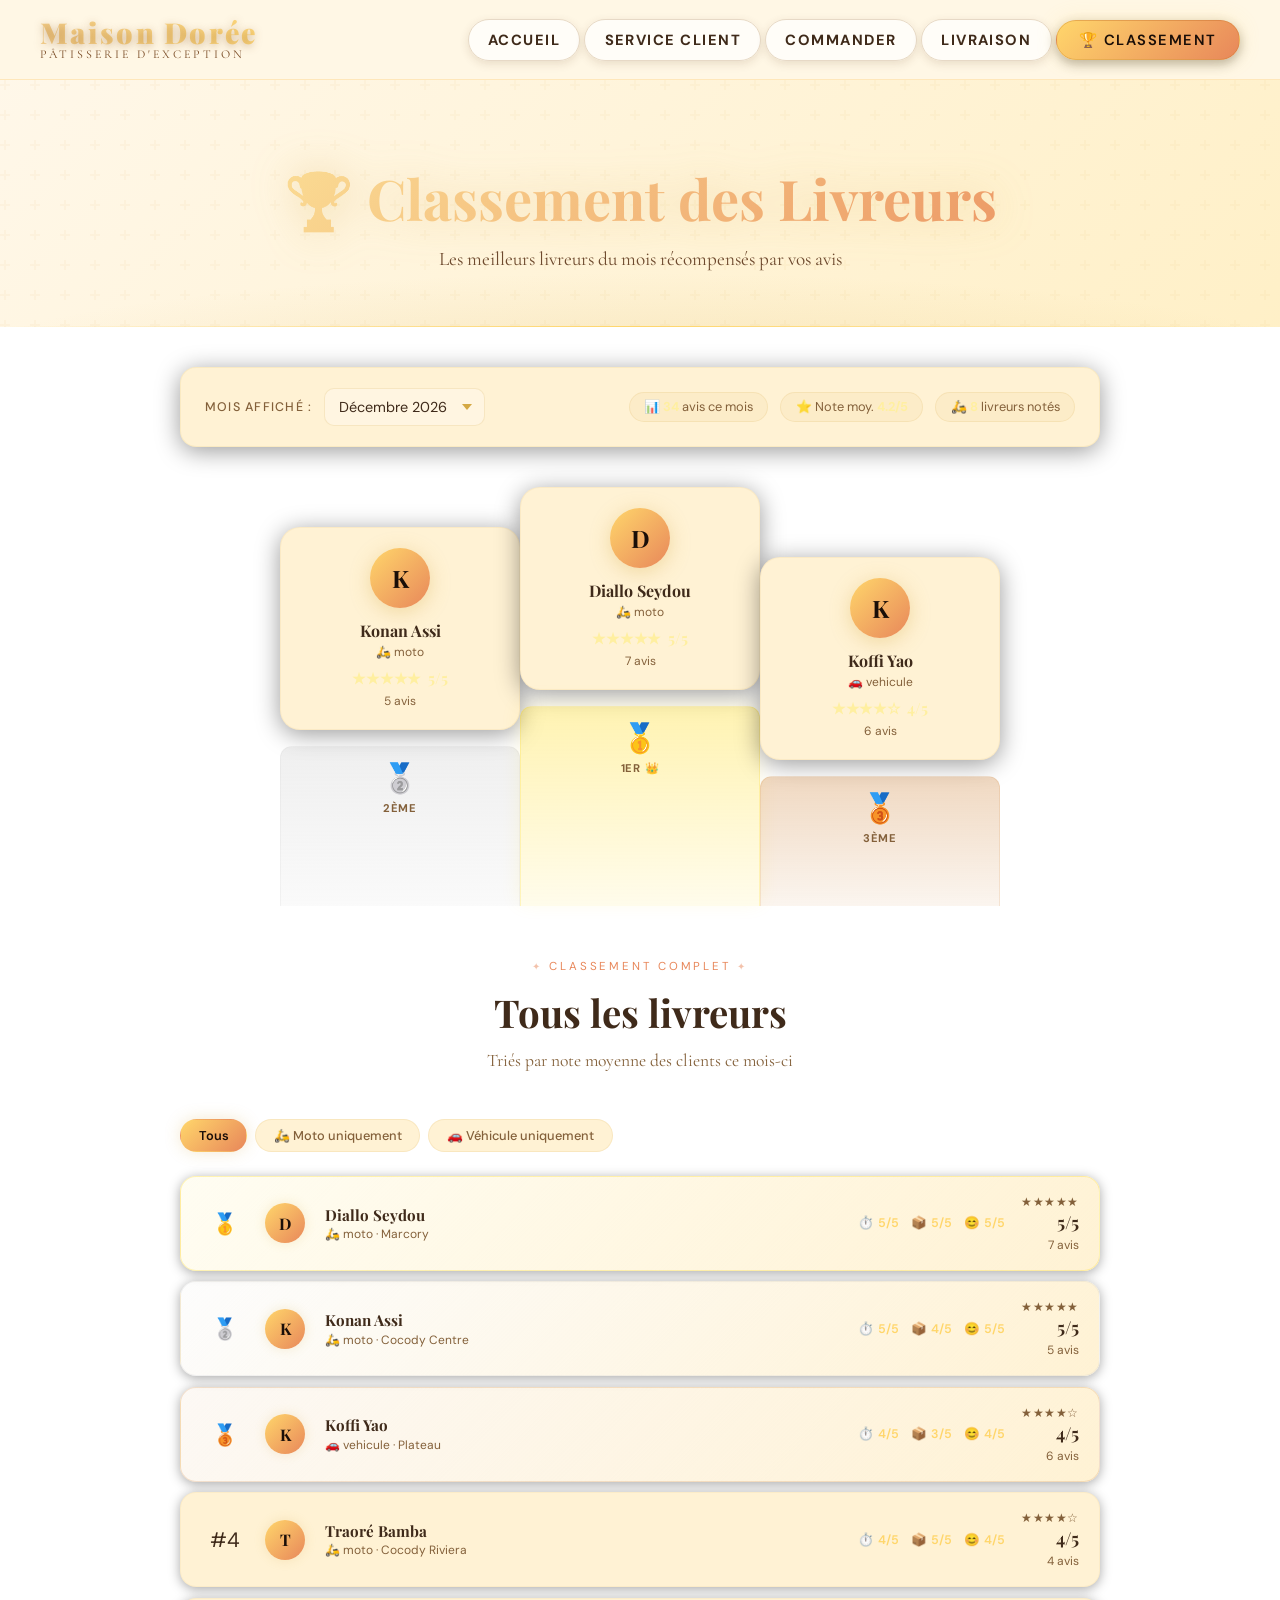
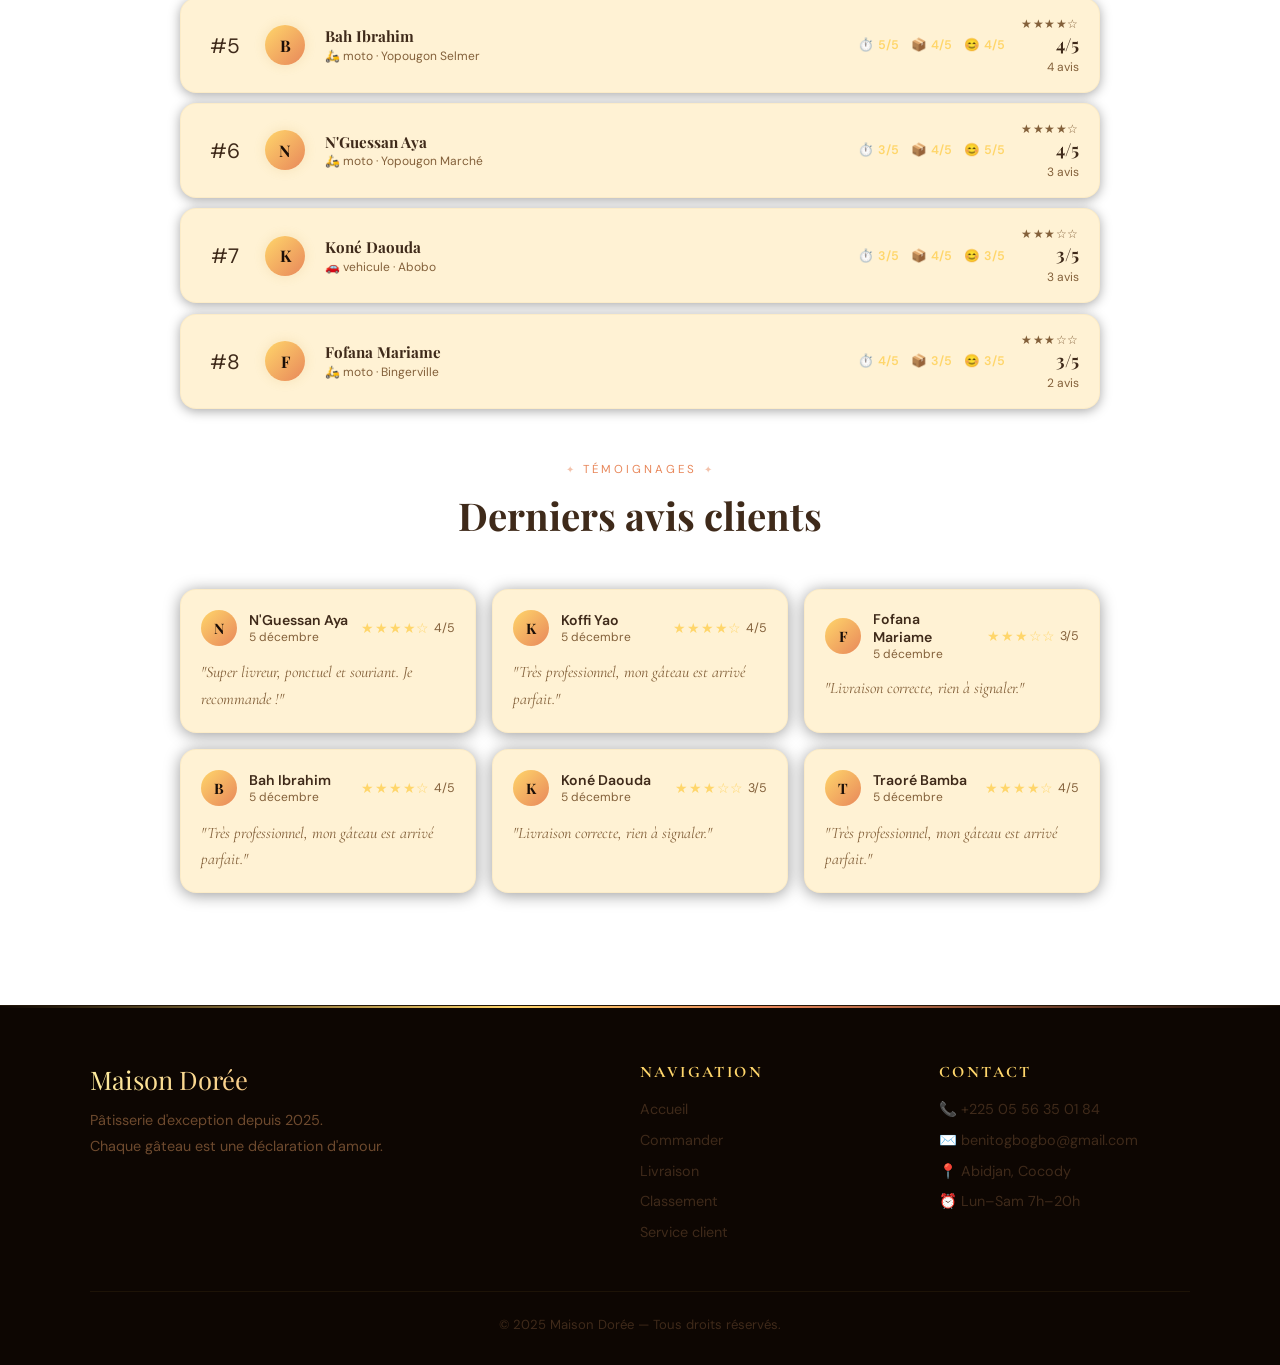
<file: classement.html>
<!DOCTYPE html>
<html lang="fr">
<head>
  <meta charset="UTF-8" />
  <meta name="viewport" content="width=device-width, initial-scale=1.0" />
  <title>Classement des Livreurs — Maison Dorée</title>
  <link rel="stylesheet" href="style.css" />
  <link rel="stylesheet" href="classement.css" />
</head>
<body>

  <nav class="navbar" id="navbar">
    <a class="nav-logo" href="index.html">
      <span class="nav-logo-name">Maison Dorée</span>
      <span class="nav-logo-tagline">Pâtisserie d'exception</span>
    </a>
    <ul class="nav-links" id="navLinks">
      <li><a href="index.html">Accueil</a></li>
      <li><a href="service-client.html">Service Client</a></li>
      <li><a href="commande.html">Commander</a></li>
      <li><a href="livraison.html">Livraison</a></li>
      <li><a href="classement.html" class="active nav-cta">🏆 Classement</a></li>
    </ul>
    <div class="nav-hamburger" onclick="toggleMenu()"><span></span><span></span><span></span></div>
  </nav>

  <div class="page-header">
    <h1>🏆 Classement des Livreurs</h1>
    <p>Les meilleurs livreurs du mois récompensés par vos avis</p>
  </div>

  <main class="cls-main">

    <!-- ── SÉLECTEUR DE MOIS ─────────────────────── -->
    <div class="cls-controls">
      <div class="cls-mois-selector">
        <label>Mois affiché :</label>
        <select id="moisSelect" onchange="chargerClassement()"></select>
      </div>
      <div class="cls-stats-bar" id="statsBar"></div>
    </div>

    <!-- ── PODIUM TOP 3 ──────────────────────────── -->
    <section class="podium-section" id="podiumSection">
      <div class="podium-wrap" id="podiumWrap">
        <!-- injecté par JS -->
      </div>
    </section>

    <!-- ── CLASSEMENT COMPLET ────────────────────── -->
    <section class="ranking-section">
      <div class="section-header">
        <span class="section-eyebrow">Classement complet</span>
        <h2>Tous les livreurs</h2>
        <p>Triés par note moyenne des clients ce mois-ci</p>
      </div>

      <!-- Filtres mode -->
      <div class="cls-filter-bar">
        <button class="cls-filter active" onclick="filterMode('tous',this)">Tous</button>
        <button class="cls-filter" onclick="filterMode('moto',this)">🛵 Moto uniquement</button>
        <button class="cls-filter" onclick="filterMode('vehicule',this)">🚗 Véhicule uniquement</button>
      </div>

      <div class="ranking-list" id="rankingList">
        <!-- injecté par JS -->
      </div>
    </section>

    <!-- ── AVIS RÉCENTS ──────────────────────────── -->
    <section class="avis-section">
      <div class="section-header">
        <span class="section-eyebrow">Témoignages</span>
        <h2>Derniers avis clients</h2>
      </div>
      <div class="avis-grid" id="avisGrid">
        <!-- injecté par JS -->
      </div>
    </section>

    <!-- ── MESSAGE SI AUCUNE DONNÉE ─────────────── -->
    <div class="empty-state" id="emptyState" style="display:none">
      <div class="empty-icon">📭</div>
      <h3>Aucune notation ce mois-ci</h3>
      <p>Les premières notes apparaîtront ici après vos premières livraisons.</p>
      <a href="livraison.html" class="btn-primary" style="margin-top:1.5rem">
        🛵 Passer une livraison
      </a>
    </div>

  </main>

  <footer>
    <div class="footer-inner">
      <div>
        <div class="footer-brand-name">Maison Dorée</div>
        <p class="footer-brand-desc">Pâtisserie d'exception depuis 2025.<br/>Chaque gâteau est une déclaration d'amour.</p>
      </div>
      <div class="footer-col"><h4>Navigation</h4><ul>
        <li><a href="index.html">Accueil</a></li>
        <li><a href="commande.html">Commander</a></li>
        <li><a href="livraison.html">Livraison</a></li>
        <li><a href="classement.html">Classement</a></li>
        <li><a href="service-client.html">Service client</a></li>
      </ul></div>
      <div class="footer-col"><h4>Contact</h4><ul>
        <li><a href="tel:+2250556350184">📞 +225 05 56 35 01 84</a></li>
        <li><a href="mailto:benitogbogbo@gmail.com">✉️ benitogbogbo@gmail.com</a></li>
        <li><a href="#">📍 Abidjan, Cocody</a></li>
        <li><a href="#">⏰ Lun–Sam 7h–20h</a></li>
      </ul></div>
    </div>
    <div class="footer-bottom">© 2025 Maison Dorée — Tous droits réservés.</div>
  </footer>

  <script>
  /* ══════════════════════════════════════════════
     DONNÉES DE BASE : livreurs connus
  ══════════════════════════════════════════════ */
  const LIVREURS_DB = [
    { id:'liv1',  nom:'Konan Assi',     avatar:'K', mode:'moto',     zone:'Cocody Centre'   },
    { id:'liv2',  nom:'Traoré Bamba',   avatar:'T', mode:'moto',     zone:'Cocody Riviera'  },
    { id:'liv3',  nom:'Koffi Yao',      avatar:'K', mode:'vehicule', zone:'Plateau'         },
    { id:'liv4',  nom:'Diallo Seydou',  avatar:'D', mode:'moto',     zone:'Marcory'         },
    { id:'liv5',  nom:'Coulibaly Adja', avatar:'C', mode:'vehicule', zone:'Treichville'     },
    { id:'liv6',  nom:"N'Guessan Aya",  avatar:'N', mode:'moto',     zone:'Yopougon Marché' },
    { id:'liv7',  nom:'Bah Ibrahim',    avatar:'B', mode:'moto',     zone:'Yopougon Selmer' },
    { id:'liv8',  nom:'Koné Daouda',    avatar:'K', mode:'vehicule', zone:'Abobo'           },
    { id:'liv9',  nom:'Fofana Mariame', avatar:'F', mode:'moto',     zone:'Bingerville'     },
    { id:'liv10', nom:'Soro Lacina',    avatar:'S', mode:'vehicule', zone:'Anyama'          },
  ];

  /* ══════════════════════════════════════════════
     DONNÉES DE DÉMO — injectées si localStorage vide
     (simule plusieurs mois d'utilisation)
  ══════════════════════════════════════════════ */
  const DEMO_NOTATIONS = [
    // Mois courant
    ...genDemo('liv1', 5, [5,5,4,5]),
    ...genDemo('liv2', 4, [4,4,5,4]),
    ...genDemo('liv4', 7, [5,5,5,5]),
    ...genDemo('liv6', 3, [4,3,4,5]),
    ...genDemo('liv3', 6, [4,4,3,4]),
    ...genDemo('liv9', 2, [3,4,3,3]),
    ...genDemo('liv7', 4, [4,5,4,4]),
    ...genDemo('liv8', 3, [3,3,4,3]),
    // Mois précédent
    ...genDemo('liv1', 3, [4,4,5,4], -1),
    ...genDemo('liv4', 5, [5,5,5,4], -1),
    ...genDemo('liv2', 2, [3,3,4,3], -1),
  ];

  function genDemo(livreurId, count, scores, monthOffset = 0) {
    const livreur = LIVREURS_DB.find(l => l.id === livreurId);
    const date    = new Date();
    date.setMonth(date.getMonth() + monthOffset);
    const mois    = date.toISOString().slice(0,7);
    return Array.from({ length: count }, (_, i) => ({
      livreurId,
      livreurNom: livreur.nom,
      ref:   `LIV-DEMO-${livreurId}-${i}`,
      date:  date.toISOString(),
      mois,
      global:       scores[0],
      ponctualite:  scores[1],
      etat:         scores[2],
      amabilite:    scores[3],
      commentaire:  i === 0 ? commentaireDemo(livreur.nom, scores[0]) : '',
      moyenne: parseFloat(((scores[0]+scores[1]+scores[2]+scores[3])/4).toFixed(2))
    }));
  }

  function commentaireDemo(nom, note) {
    const positifs = [
      `${nom} a été impeccable, livraison soignée et rapide !`,
      `Très professionnel, mon gâteau est arrivé parfait.`,
      `Super livreur, ponctuel et souriant. Je recommande !`,
    ];
    const neutres = [
      `Livraison correcte, rien à signaler.`,
      `Dans les temps, colis en bon état.`,
    ];
    return note >= 4 ? positifs[Math.floor(Math.random()*positifs.length)]
                     : neutres[Math.floor(Math.random()*neutres.length)];
  }

  /* ══════════════════════════════════════════════
     CHARGEMENT DES DONNÉES
  ══════════════════════════════════════════════ */
  function getNotations() {
    try {
      const stored = JSON.parse(localStorage.getItem('md_notations') || '[]');
      /* Fusionne les données réelles avec la démo */
      return [...DEMO_NOTATIONS, ...stored];
    } catch(e) { return DEMO_NOTATIONS; }
  }

  /* ══════════════════════════════════════════════
     CALCUL DU CLASSEMENT
  ══════════════════════════════════════════════ */
  function calculerClassement(mois, modeFilter = 'tous') {
    const notations = getNotations().filter(n => n.mois === mois);

    /* Grouper par livreur */
    const map = {};
    notations.forEach(n => {
      if (!map[n.livreurId]) {
        const info = LIVREURS_DB.find(l => l.id === n.livreurId) || {};
        map[n.livreurId] = {
          id:         n.livreurId,
          nom:        n.livreurNom,
          avatar:     info.avatar || n.livreurNom[0],
          mode:       info.mode   || 'moto',
          zone:       info.zone   || '—',
          notes:      [],
          totalGlobal:      0,
          totalPonctualite: 0,
          totalEtat:        0,
          totalAmabilite:   0,
          commentaires:     [],
        };
      }
      const entry = map[n.livreurId];
      entry.notes.push(n.global);
      entry.totalGlobal      += n.global;
      entry.totalPonctualite += n.ponctualite || n.global;
      entry.totalEtat        += n.etat        || n.global;
      entry.totalAmabilite   += n.amabilite   || n.global;
      if (n.commentaire) entry.commentaires.push({ texte: n.commentaire, date: n.date });
    });

    /* Calculer les moyennes */
    let classement = Object.values(map).map(e => ({
      ...e,
      nbNotes:          e.notes.length,
      moyenneGlobale:   parseFloat((e.totalGlobal      / e.notes.length).toFixed(2)),
      moyennePonct:     parseFloat((e.totalPonctualite / e.notes.length).toFixed(2)),
      moyenneEtat:      parseFloat((e.totalEtat        / e.notes.length).toFixed(2)),
      moyenneAmab:      parseFloat((e.totalAmabilite   / e.notes.length).toFixed(2)),
    }));

    /* Filtrer par mode si demandé */
    if (modeFilter !== 'tous') {
      classement = classement.filter(e => e.mode === modeFilter);
    }

    /* Trier : note moyenne DESC, puis nombre de notes DESC */
    return classement.sort((a, b) =>
      b.moyenneGlobale - a.moyenneGlobale ||
      b.nbNotes - a.nbNotes
    );
  }

  /* ══════════════════════════════════════════════
     RENDU UI
  ══════════════════════════════════════════════ */
  let currentMode = 'tous';

  function chargerClassement() {
    const mois = document.getElementById('moisSelect').value;
    const data = calculerClassement(mois, currentMode);

    if (!data.length) {
      document.getElementById('podiumSection').style.display  = 'none';
      document.getElementById('rankingList').innerHTML        = '';
      document.getElementById('emptyState').style.display     = 'block';
      document.getElementById('statsBar').innerHTML           = '';
      renderAvis(mois);
      return;
    }

    document.getElementById('podiumSection').style.display = 'block';
    document.getElementById('emptyState').style.display    = 'none';

    renderStatsBar(data, mois);
    renderPodium(data.slice(0,3));
    renderRanking(data);
    renderAvis(mois);
  }

  /* ── Barre de stats globales ─────────────────── */
  function renderStatsBar(data, mois) {
    const allNotations = getNotations().filter(n => n.mois === mois);
    const totalNotes   = allNotations.length;
    const moyGlobale   = totalNotes
      ? (allNotations.reduce((s,n) => s + n.global, 0) / totalNotes).toFixed(1)
      : '—';
    const nbLivreurs   = data.length;

    document.getElementById('statsBar').innerHTML = `
      <div class="stat-pill">📊 <strong>${totalNotes}</strong> avis ce mois</div>
      <div class="stat-pill">⭐ Note moy. <strong>${moyGlobale}/5</strong></div>
      <div class="stat-pill">🛵 <strong>${nbLivreurs}</strong> livreur${nbLivreurs>1?'s':''} noté${nbLivreurs>1?'s':''}</div>
    `;
  }

  /* ── Podium top 3 ────────────────────────────── */
  function renderPodium(top3) {
    const wrap  = document.getElementById('podiumWrap');
    const order = top3.length >= 3 ? [1,0,2] : top3.map((_,i)=>i); // 2e, 1er, 3e
    const medals = ['🥇','🥈','🥉'];
    const heights = ['160px','200px','130px'];
    const labels  = ['2ème','1er 👑','3ème'];

    wrap.innerHTML = order.map(idx => {
      if (!top3[idx]) return '';
      const e   = top3[idx];
      const rank = idx + 1;
      const pos  = order.indexOf(idx); // position visuelle
      return `
        <div class="podium-col" style="--col-height:${heights[pos]}">
          <div class="podium-livreur">
            <div class="podium-avatar rank-${rank}">${e.avatar}</div>
            <div class="podium-nom">${e.nom}</div>
            <div class="podium-mode">${e.mode === 'moto' ? '🛵' : '🚗'} ${e.mode}</div>
            <div class="podium-note">
              ${renderStars(e.moyenneGlobale)}
              <span>${e.moyenneGlobale}/5</span>
            </div>
            <div class="podium-nb">${e.nbNotes} avis</div>
          </div>
          <div class="podium-bar">
            <div class="podium-medal">${medals[idx]}</div>
            <div class="podium-rank-label">${labels[pos]}</div>
          </div>
        </div>
      `;
    }).join('');
  }

  /* ── Liste complète ──────────────────────────── */
  function renderRanking(data) {
    document.getElementById('rankingList').innerHTML = data.map((e, i) => `
      <div class="ranking-row ${i < 3 ? 'top-'+( i+1) : ''}">
        <div class="rank-pos">
          ${i === 0 ? '🥇' : i === 1 ? '🥈' : i === 2 ? '🥉' : `#${i+1}`}
        </div>
        <div class="rank-avatar">${e.avatar}</div>
        <div class="rank-info">
          <div class="rank-nom">${e.nom}</div>
          <div class="rank-meta">${e.mode === 'moto' ? '🛵' : '🚗'} ${e.mode} · ${e.zone}</div>
        </div>
        <div class="rank-criteres">
          <div class="critere-mini"><span>⏱️</span><em>${e.moyennePonct}/5</em></div>
          <div class="critere-mini"><span>📦</span><em>${e.moyenneEtat}/5</em></div>
          <div class="critere-mini"><span>😊</span><em>${e.moyenneAmab}/5</em></div>
        </div>
        <div class="rank-note-global">
          <div class="rank-stars">${renderStars(e.moyenneGlobale)}</div>
          <strong>${e.moyenneGlobale}/5</strong>
          <span>${e.nbNotes} avis</span>
        </div>
      </div>
    `).join('');
  }

  /* ── Avis récents ────────────────────────────── */
  function renderAvis(mois) {
    const avis = getNotations()
      .filter(n => n.mois === mois && n.commentaire)
      .sort((a,b) => new Date(b.date) - new Date(a.date))
      .slice(0, 6);

    if (!avis.length) {
      document.getElementById('avisGrid').innerHTML =
        '<p style="text-align:center;color:var(--text-light);grid-column:1/-1;font-family:\'Cormorant Garamond\',serif;font-size:1.05rem">Aucun commentaire ce mois-ci.</p>';
      return;
    }

    document.getElementById('avisGrid').innerHTML = avis.map(n => {
      const livreur = LIVREURS_DB.find(l => l.id === n.livreurId);
      const dateStr = new Date(n.date).toLocaleDateString('fr-FR', { day:'numeric', month:'long' });
      return `
        <div class="avis-card">
          <div class="avis-header">
            <div class="avis-avatar">${livreur?.avatar || n.livreurNom[0]}</div>
            <div>
              <div class="avis-livreur">${n.livreurNom}</div>
              <div class="avis-date">${dateStr}</div>
            </div>
            <div class="avis-note-badge">${renderStars(n.global)} <span>${n.global}/5</span></div>
          </div>
          <p class="avis-texte">"${n.commentaire}"</p>
        </div>
      `;
    }).join('');
  }

  /* ── Étoiles en lecture seule ────────────────── */
  function renderStars(note) {
    const full  = Math.floor(note);
    const half  = note - full >= 0.5;
    let stars   = '★'.repeat(full);
    if (half) stars += '½';
    const empty = 5 - full - (half ? 1 : 0);
    stars += '☆'.repeat(empty);
    return `<span class="stars-display">${stars}</span>`;
  }

  /* ── Filtre par mode ─────────────────────────── */
  function filterMode(mode, btn) {
    currentMode = mode;
    document.querySelectorAll('.cls-filter').forEach(b => b.classList.remove('active'));
    btn.classList.add('active');
    chargerClassement();
  }

  /* ── Sélecteur de mois ───────────────────────── */
  function initMoisSelector() {
    const select   = document.getElementById('moisSelect');
    const now      = new Date();
    const moisNoms = ['Janvier','Février','Mars','Avril','Mai','Juin',
                      'Juillet','Août','Septembre','Octobre','Novembre','Décembre'];

    /* Proposer les 6 derniers mois */
    for (let i = 0; i < 6; i++) {
      const d = new Date(now.getFullYear(), now.getMonth() - i, 1);
      const val = d.toISOString().slice(0,7);
      const opt = document.createElement('option');
      opt.value = val;
      opt.textContent = `${moisNoms[d.getMonth()]} ${d.getFullYear()}`;
      if (i === 0) opt.selected = true;
      select.appendChild(opt);
    }
  }

  /* ── Init ────────────────────────────────────── */
  document.addEventListener('DOMContentLoaded', () => {
    initMoisSelector();
    chargerClassement();
  });

  window.addEventListener('scroll', () =>
    document.getElementById('navbar').classList.toggle('scrolled', scrollY > 30));
  function toggleMenu() { document.getElementById('navLinks').classList.toggle('open'); }
  </script>
</body>
</html>
</file>
<file: style.css>
@import url('https://fonts.googleapis.com/css2?family=Playfair+Display:ital,wght@0,400;0,700;0,900;1,400&family=Cormorant+Garamond:ital,wght@0,300;0,400;0,500;1,400&family=DM+Sans:wght@300;400;500&display=swap');

/* ═══════════════════════════════════════════════════
   MAISON DORÉE — Palette "Velours & Or de Nuit"
   ═══════════════════════════════════════════════════
   Concept : fond chocolat noir profond, or cuivré
   lumineux, abricot chaud, accents emeraude. Premium,
   dramatique, inoubliable.
   ═══════════════════════════════════════════════════ */

:root {
  /* ── FONDS VANILLE / CANDY ── */
  --cream:      #FFF8E4;          /* fond principal : blanc vanille */
  --warm-white: #FFFBF2;          /* fond légèrement plus chaud */
  --surface:    #FFF2D4;          /* cartes / surfaces */
  --surface-2:  #FFF5E1;          /* cartes hover / élévation 2 */
  --surface-3:  #FFF8E8;          /* sidebar, résumés */

  /* ── JAUNE BONBON ── */
  --gold:       #FFD66B;          /* couleur accent bonbon */
  --gold-light: #FFEFA0;          /* accent clair */
  --gold-dark:  #D2A444;          /* accent profond */
  --gold-glow:  rgba(255,214,107,0.26);  /* lueur douce */

  /* ── ABRICOT / ACCENT CHAUD ── */
  --apricot:    #E8875A;          /* accent secondaire chaud */
  --apricot-light: rgba(232,135,90,0.15);

  /* ── TEXTES ── */
  --text-dark:  #3F2A1A;          /* texte principal : brun foncé (lisibilité) */
  --text-mid:   #6E4A2E;          /* texte secondaire : brun moyen */
  --text-light: #83603A;          /* texte secondaire clair mais contrasté */

  /* ── COMPATIBILITÉ (anciennes vars → redirigées) ── */
  --chocolate:        var(--text-dark);
  --chocolate-mid:    var(--text-mid);
  --chocolate-light:  var(--gold-light);
  --rose:             #C47A8A;
  --rose-light:       rgba(196,122,138,0.15);
  --sage:             #6A9B7E;

  /* ── OMBRES ── */
  --shadow-gold:      rgba(212,168,67,0.30);
  --shadow-chocolate: rgba(0,0,0,0.50);
}

/* ─── RESET & BASE ─────────────────────────────── */
*, *::before, *::after { box-sizing: border-box; margin: 0; padding: 0; }
html { scroll-behavior: smooth; }

/* Réduction des animations pour performance */
@media (prefers-reduced-motion: reduce) {
  *, *::before, *::after {
    animation-duration: 0.01ms !important;
    animation-iteration-count: 1 !important;
    transition-duration: 0.01ms !important;
  }
}

body {
  font-family: 'DM Sans', sans-serif;
  background: linear-gradient(145deg, rgba(255,248,228,1), rgba(255,243,162,0.95));
  color: var(--text-dark);
  overflow-x: hidden;
  background-image: none;
}

/* ─── SCROLLBAR ────────────────────────────────── */
::-webkit-scrollbar { width: 6px; }
::-webkit-scrollbar-track { background: var(--cream); }
::-webkit-scrollbar-thumb { background: var(--gold-dark); border-radius: 3px; }
::-webkit-scrollbar-thumb:hover { background: var(--gold); }

/* ─── NAVBAR ────────────────────────────────────── */
.navbar {
  position: fixed;
  top: 0;
  width: 100%;
  z-index: 1000;
  padding: 0 2.5rem;
  height: 80px;
  display: flex;
  align-items: center;
  justify-content: space-between;
  background: rgba(255, 247, 228, 0.93);
  backdrop-filter: blur(18px);
  -webkit-backdrop-filter: blur(18px);
  border-bottom: 1px solid rgba(255, 204, 108, 0.35);
  transition: box-shadow 0.4s, background 0.4s;
}
.navbar.scrolled {
  background: rgba(255, 245, 215, 0.97);
  box-shadow: 0 4px 25px rgba(110,70,30,0.25);
}

.nav-logo {
  display: flex;
  flex-direction: column;
  align-items: flex-start;
  text-decoration: none;
}
.nav-logo-name {
  font-family: 'Playfair Display', serif;
  font-size: 1.8rem;
  font-weight: 900;
  color: #8C4A16;
  letter-spacing: 0.08em;
  line-height: 1;
  background: linear-gradient(90deg, #F4CE88, #FFD97C, #F4CE88);
  background-clip: text;
  -webkit-background-clip: text;
  -webkit-text-fill-color: transparent;
  text-shadow: 0 2px 8px rgba(142, 88, 34, 0.4);
  background-size: 200% auto;
  -webkit-background-clip: text;
  -webkit-text-fill-color: transparent;
  background-clip: text;
  animation: shimmer 4s linear infinite;
}
@keyframes shimmer {
  from { background-position: 0% center; }
  to   { background-position: 200% center; }
}
.nav-logo-tagline {
  font-family: 'Cormorant Garamond', serif;
  font-size: 0.75rem;
  color: #6F3E16;
  letter-spacing: 0.25em;
  text-transform: uppercase;
  opacity: 0.95;
}
.nav-logo:hover .nav-logo-tagline {
  color: #5A3711;
}

.nav-links {
  display: flex;
  align-items: center;
  gap: 0.25rem;
  list-style: none;
}
.nav-links a {
  font-family: 'DM Sans', sans-serif;
  font-size: 0.92rem;
  font-weight: 700;
  color: #3F2A1A;
  text-decoration: none;
  padding: 0.65rem 1.2rem;
  border-radius: 50px;
  letter-spacing: 0.1em;
  text-transform: uppercase;
  background: rgba(255, 255, 255, 0.7);
  border: 1px solid rgba(160, 112, 50, 0.25);
  box-shadow: 0 3px 10px rgba(101, 56, 19, 0.14);
  transition: background 0.25s, color 0.25s, transform 0.25s, box-shadow 0.25s;
}
.nav-links a:hover,
.nav-links a:focus {
  background: rgba(255, 255, 255, 0.95);
  color: #6E4A2E;
  transform: translateY(-2px);
  box-shadow: 0 5px 20px rgba(101,56,19,0.25);
}
.nav-links a.active {
  background: linear-gradient(135deg, rgba(255,214,107,0.9), rgba(255,236,167,0.9));
  color: #36230E;
  border: 1px solid rgba(195, 124, 37, 0.35);
  box-shadow: 0 6px 22px rgba(166, 103, 27, 0.35); 
}

.nav-cta {
  background: linear-gradient(135deg, var(--gold), var(--apricot)) !important;
  color: #1A0E08 !important;
  border-radius: 50px !important;
  padding: 0.55rem 1.4rem !important;
  font-weight: 600 !important;
  box-shadow: 0 0 20px var(--gold-glow), 0 4px 12px rgba(0,0,0,0.3) !important;
  transition: transform 0.2s, box-shadow 0.2s !important;
  -webkit-text-fill-color: #1A0E08 !important;
}
.nav-cta:hover {
  transform: translateY(-2px) !important;
  box-shadow: 0 0 32px rgba(212,168,67,0.45), 0 8px 20px rgba(0,0,0,0.4) !important;
}

.nav-hamburger {
  display: none;
  flex-direction: column;
  gap: 5px;
  cursor: pointer;
  padding: 8px;
}
.nav-hamburger span {
  display: block;
  width: 24px;
  height: 2px;
  background: var(--gold);
  border-radius: 2px;
  transition: all 0.3s;
}

/* ─── BUTTONS ─────────────────────────────────── */
.btn-primary {
  display: inline-flex;
  align-items: center;
  gap: 0.5rem;
  background: linear-gradient(135deg, var(--gold) 0%, var(--apricot) 100%);
  color: #1A0E08;
  font-family: 'DM Sans', sans-serif;
  font-size: 0.85rem;
  font-weight: 600;
  letter-spacing: 0.08em;
  text-transform: uppercase;
  text-decoration: none;
  padding: 0.9rem 2.2rem;
  border-radius: 50px;
  border: none;
  cursor: pointer;
  box-shadow: 0 0 20px var(--gold-glow), 0 4px 16px rgba(0,0,0,0.4);
  transition: transform 0.2s, box-shadow 0.2s, filter 0.2s;
  position: relative;
  overflow: hidden;
}
.btn-primary::after {
  content: '';
  position: absolute;
  inset: 0;
  background: linear-gradient(135deg, transparent 40%, rgba(255,255,255,0.18) 100%);
  pointer-events: none;
}
.btn-primary:hover {
  transform: translateY(-3px);
  box-shadow: 0 0 36px rgba(212,168,67,0.5), 0 8px 24px rgba(0,0,0,0.5);
  filter: brightness(1.08);
}

.btn-outline {
  display: inline-flex;
  align-items: center;
  gap: 0.5rem;
  background: transparent;
  color: var(--text-dark);
  font-family: 'DM Sans', sans-serif;
  font-size: 0.85rem;
  font-weight: 500;
  letter-spacing: 0.08em;
  text-transform: uppercase;
  text-decoration: none;
  padding: 0.85rem 2.1rem;
  border-radius: 50px;
  border: 1.5px solid rgba(63,42,26,0.4);
  cursor: pointer;
  transition: background 0.25s, color 0.25s, transform 0.2s, box-shadow 0.25s;
  backdrop-filter: blur(4px);
}
.btn-outline:hover {
  background: rgba(63,42,26,0.12);
  border-color: var(--text-dark);
  color: var(--text-dark);
  transform: translateY(-2px);
  box-shadow: 0 0 20px rgba(63,42,26,0.2);
}

/* ─── PAGE HEADER (inner pages) ──────────────── */
.page-header {
  margin-top: 80px;
  padding: 5rem 2.5rem 3.5rem;
  background: linear-gradient(135deg, rgba(255,247,232,0.95), rgba(255,239,196,0.95));
  text-align: center;
  position: relative;
  overflow: hidden;
}
/* lignes dorées rayonnantes */
.page-header::before {
  content: '';
  position: absolute;
  inset: 0;
  background:
    radial-gradient(ellipse 80% 60% at 50% 120%, rgba(212,168,67,0.18) 0%, transparent 70%),
    url("data:image/svg+xml,%3Csvg width='60' height='60' viewBox='0 0 60 60' xmlns='http://www.w3.org/2000/svg'%3E%3Cg fill='none'%3E%3Cg fill='%23D4A843' fill-opacity='0.05'%3E%3Cpath d='M36 34v-4h-2v4h-4v2h4v4h2v-4h4v-2h-4zm0-30V0h-2v4h-4v2h4v4h2V6h4V4h-4zM6 34v-4H4v4H0v2h4v4h2v-4h4v-2H6zM6 4V0H4v4H0v2h4v4h2V6h4V4H6z'/%3E%3C/g%3E%3C/g%3E%3C/svg%3E");
}
.page-header::after {
  content: '';
  position: absolute;
  bottom: 0; left: 0; right: 0;
  height: 1px;
  background: linear-gradient(90deg, transparent, var(--gold), transparent);
}
.page-header h1 {
  font-family: 'Playfair Display', serif;
  font-size: clamp(2rem, 5vw, 3.5rem);
  background: linear-gradient(135deg, var(--gold-light), var(--apricot));
  -webkit-background-clip: text;
  -webkit-text-fill-color: transparent;
  background-clip: text;
  position: relative;
  margin-bottom: 0.75rem;
  filter: drop-shadow(0 0 20px rgba(212,168,67,0.3));
}
.page-header p {
  font-family: 'Cormorant Garamond', serif;
  font-size: 1.2rem;
  color: var(--text-mid);
  position: relative;
}

/* ─── SECTION HEADER ─────────────────────────── */
.section-header { text-align: center; margin-bottom: 3rem; }
.section-eyebrow {
  display: inline-block;
  font-family: 'DM Sans', sans-serif;
  font-size: 0.72rem;
  letter-spacing: 0.25em;
  text-transform: uppercase;
  color: var(--apricot);
  margin-bottom: 0.75rem;
  position: relative;
}
.section-eyebrow::before,
.section-eyebrow::after {
  content: '✦';
  margin: 0 0.6em;
  opacity: 0.5;
  font-size: 0.65rem;
}
.section-header h2 {
  font-family: 'Playfair Display', serif;
  font-size: clamp(1.8rem, 3vw, 2.6rem);
  color: var(--text-dark);
  margin-bottom: 0.75rem;
}
.section-header p { color: var(--text-light); font-family: 'Cormorant Garamond', serif; font-size: 1.1rem; }

/* ─── FOOTER ──────────────────────────────────── */
footer {
  background: #0D0602;
  color: var(--text-dark);
  padding: 3.5rem 2.5rem 2rem;
  border-top: 1px solid rgba(212,168,67,0.1);
  position: relative;
}
footer::before {
  content: '';
  position: absolute;
  top: 0; left: 0; right: 0;
  height: 2px;
  background: linear-gradient(90deg, transparent 0%, var(--gold) 40%, var(--apricot) 60%, transparent 100%);
}
.footer-inner {
  max-width: 1100px;
  margin: 0 auto;
  display: grid;
  grid-template-columns: 2fr 1fr 1fr;
  gap: 3rem;
  margin-bottom: 2.5rem;
}
.footer-brand-name {
  font-family: 'Playfair Display', serif;
  font-size: 1.6rem;
  background: linear-gradient(135deg, var(--gold-light), var(--apricot));
  -webkit-background-clip: text;
  -webkit-text-fill-color: transparent;
  background-clip: text;
  margin-bottom: 0.75rem;
}
.footer-brand-desc { font-size: 0.9rem; color: var(--text-mid); line-height: 1.8; }
.footer-col h4 {
  font-family: 'Cormorant Garamond', serif;
  font-size: 1rem;
  color: var(--gold);
  letter-spacing: 0.15em;
  text-transform: uppercase;
  margin-bottom: 1rem;
}
.footer-col ul { list-style: none; }
.footer-col ul li { margin-bottom: 0.6rem; }
.footer-col ul li a {
  color: var(--text-dark);
  text-decoration: none;
  font-size: 0.9rem;
  transition: color 0.2s;
}
.footer-col ul li a:hover { color: var(--gold-light); }
.footer-bottom {
  border-top: 1px solid rgba(212,168,67,0.08);
  padding-top: 1.5rem;
  text-align: center;
  font-size: 0.82rem;
  color: var(--text-dark);
  max-width: 1100px;
  margin: 0 auto;
}

/* ─── TOAST ───────────────────────────────────── */
.toast {
  position: fixed;
  bottom: 2rem;
  right: 2rem;
  background: var(--surface-2);
  color: var(--text-dark);
  padding: 1rem 1.5rem;
  border-radius: 12px;
  font-size: 0.9rem;
  border-left: 3px solid var(--gold);
  box-shadow: 0 8px 40px rgba(0,0,0,0.6), 0 0 20px rgba(212,168,67,0.15);
  z-index: 9999;
  transform: translateY(100px);
  opacity: 0;
  transition: all 0.4s cubic-bezier(0.34,1.56,0.64,1);
}
.toast.show { transform: translateY(0); opacity: 1; }

/* ─── SCROLLING GLOW DIVIDER ─────────────────── */
.glow-divider {
  height: 1px;
  background: linear-gradient(90deg, transparent, var(--gold-dark), var(--apricot), var(--gold-dark), transparent);
  opacity: 0.4;
  margin: 0;
}

/* ─── RESPONSIVE ──────────────────────────────── */
@media (max-width: 768px) {
  .nav-links {
    display: none;
    flex-direction: column;
    position: absolute;
    top: 80px; left: 0;
    width: 100%;
    background: rgba(15,8,3,0.98);
    backdrop-filter: blur(20px);
    padding: 1rem;
    border-bottom: 1px solid rgba(212,168,67,0.15);
    gap: 0.25rem;
  }
  .nav-links.open { display: flex; }
  .nav-hamburger { display: flex; }
  .footer-inner { grid-template-columns: 1fr; gap: 2rem; }
}
</file>
<file: classement.css>
/* ═══════════════════════════════════════════════
   CLASSEMENT.CSS — Maison Dorée · Dark Edition
   ═══════════════════════════════════════════════ */

.cls-main {
  max-width: 1000px;
  margin: 0 auto;
  padding: 2.5rem 2.5rem 5rem;
}

/* ── CONTRÔLES ───────────────────────────────── */
.cls-controls {
  display: flex;
  align-items: center;
  justify-content: space-between;
  flex-wrap: wrap;
  gap: 1rem;
  margin-bottom: 2.5rem;
  padding: 1.25rem 1.5rem;
  background: var(--surface);
  border-radius: 16px;
  border: 1px solid rgba(212,168,67,0.12);
  box-shadow: 0 4px 24px rgba(0,0,0,0.4);
}

.cls-mois-selector {
  display: flex;
  align-items: center;
  gap: 0.75rem;
}
.cls-mois-selector label {
  font-size: 0.78rem;
  text-transform: uppercase;
  letter-spacing: 0.1em;
  color: var(--text-light);
  font-weight: 500;
}
.cls-mois-selector select {
  padding: 0.55rem 2rem 0.55rem 0.85rem;
  border: 1.5px solid rgba(212,168,67,0.2);
  border-radius: 10px;
  font-family: 'DM Sans', sans-serif;
  font-size: 0.9rem;
  color: var(--text-dark);
  background: var(--surface-2);
  outline: none;
  cursor: pointer;
  appearance: none;
  background-image: url("data:image/svg+xml,%3Csvg xmlns='http://www.w3.org/2000/svg' width='10' height='6'%3E%3Cpath d='M0 0l5 6 5-6z' fill='%23D4A843'/%3E%3C/svg%3E");
  background-repeat: no-repeat;
  background-position: right 0.75rem center;
  transition: border-color 0.2s;
}
.cls-mois-selector select:focus { border-color: var(--gold); }

.cls-stats-bar {
  display: flex;
  gap: 0.75rem;
  flex-wrap: wrap;
}
.stat-pill {
  background: rgba(212,168,67,0.08);
  border: 1px solid rgba(212,168,67,0.15);
  border-radius: 50px;
  padding: 0.35rem 0.9rem;
  font-size: 0.8rem;
  color: var(--text-light);
}
.stat-pill strong { color: var(--gold-light); }

/* ── FILTRE MODE ─────────────────────────────── */
.cls-filter-bar {
  display: flex;
  gap: 0.5rem;
  margin-bottom: 1.5rem;
  flex-wrap: wrap;
}
.cls-filter {
  background: var(--surface);
  border: 1.5px solid rgba(212,168,67,0.15);
  border-radius: 50px;
  padding: 0.45rem 1.1rem;
  font-family: 'DM Sans', sans-serif;
  font-size: 0.8rem;
  font-weight: 500;
  color: var(--text-light);
  cursor: pointer;
  transition: all 0.25s;
}
.cls-filter:hover { border-color: var(--gold); color: var(--text-dark); background: rgba(212,168,67,0.06); }
.cls-filter.active {
  background: linear-gradient(135deg, var(--gold), var(--apricot));
  border-color: transparent;
  color: #1A0E08;
  font-weight: 600;
  box-shadow: 0 0 16px rgba(212,168,67,0.25);
}

/* ── PODIUM ──────────────────────────────────── */
.podium-section { margin-bottom: 3rem; }
.podium-wrap {
  display: flex;
  align-items: flex-end;
  justify-content: center;
  gap: 0;
  min-height: 340px;
}

.podium-col {
  display: flex;
  flex-direction: column;
  align-items: center;
  flex: 1;
  max-width: 240px;
}

.podium-livreur {
  text-align: center;
  margin-bottom: 1rem;
  padding: 1.25rem 1rem;
  background: var(--surface);
  border-radius: 20px;
  border: 1px solid rgba(212,168,67,0.1);
  box-shadow: 0 4px 24px rgba(0,0,0,0.4);
  width: 100%;
  transition: transform 0.3s, box-shadow 0.3s;
}
.podium-livreur:hover { transform: translateY(-4px); box-shadow: 0 12px 40px rgba(0,0,0,0.5), 0 0 20px rgba(212,168,67,0.1); }

.podium-avatar {
  width: 60px; height: 60px;
  border-radius: 50%;
  background: linear-gradient(135deg, var(--gold), var(--apricot));
  color: #1A0E08;
  font-family: 'Playfair Display', serif;
  font-size: 1.5rem; font-weight: 700;
  display: flex; align-items: center; justify-content: center;
  margin: 0 auto 0.75rem;
  box-shadow: 0 4px 20px rgba(212,168,67,0.35);
}
.rank-1 .podium-avatar { width:70px; height:70px; font-size:1.8rem; background: linear-gradient(135deg,#FFD700,#FFA500); box-shadow: 0 0 30px rgba(255,215,0,0.4); }
.rank-2 .podium-avatar { background: linear-gradient(135deg,#C0C0C0,#909090); box-shadow: 0 4px 16px rgba(192,192,192,0.3); }
.rank-3 .podium-avatar { background: linear-gradient(135deg,#CD7F32,#8B5012); box-shadow: 0 4px 16px rgba(205,127,50,0.3); }

.podium-nom { font-family:'Playfair Display',serif; font-size:1rem; color:var(--text-dark); font-weight:700; margin-bottom:0.2rem; }
.podium-mode { font-size:0.75rem; color:var(--text-light); margin-bottom:0.5rem; }
.podium-note { display:flex; align-items:center; justify-content:center; gap:0.4rem; margin-bottom:0.3rem; }
.podium-note span { font-family:'Playfair Display',serif; font-size:0.95rem; color:var(--gold-light); font-weight:700; }
.podium-nb { font-size:0.75rem; color:var(--text-light); }

.podium-bar {
  background: linear-gradient(180deg, rgba(212,168,67,0.3), rgba(212,168,67,0.12));
  border-radius: 12px 12px 0 0;
  height: var(--col-height, 120px);
  width: 100%;
  display: flex;
  flex-direction: column;
  align-items: center;
  justify-content: flex-start;
  padding-top: 0.75rem;
  gap: 0.3rem;
  border: 1px solid rgba(212,168,67,0.15);
  border-bottom: none;
}
.podium-col:nth-child(1) .podium-bar { background: linear-gradient(180deg, rgba(192,192,192,0.25), rgba(192,192,192,0.08)); border-color: rgba(192,192,192,0.15); }
.podium-col:nth-child(2) .podium-bar { background: linear-gradient(180deg, rgba(255,215,0,0.3), rgba(255,215,0,0.08)); border-color: rgba(255,215,0,0.2); box-shadow: 0 -4px 20px rgba(255,215,0,0.1); }
.podium-col:nth-child(3) .podium-bar { background: linear-gradient(180deg, rgba(205,127,50,0.3), rgba(205,127,50,0.08)); border-color: rgba(205,127,50,0.15); }

.podium-medal { font-size:1.8rem; }
.podium-rank-label { font-size:0.7rem; font-weight:700; color:var(--text-light); letter-spacing:0.06em; text-transform:uppercase; }

/* ── CLASSEMENT LISTE ────────────────────────── */
.ranking-section { margin-bottom: 3rem; }

.ranking-list {
  display: flex;
  flex-direction: column;
  gap: 0.65rem;
}
.ranking-row {
  display: grid;
  grid-template-columns: 48px 44px 1fr auto auto;
  align-items: center;
  gap: 1rem;
  padding: 1rem 1.25rem;
  background: var(--surface);
  border-radius: 16px;
  border: 1px solid rgba(212,168,67,0.08);
  box-shadow: 0 2px 12px rgba(0,0,0,0.35);
  transition: transform 0.2s, box-shadow 0.2s, border-color 0.2s;
}
.ranking-row:hover { transform: translateX(4px); box-shadow: 0 6px 24px rgba(0,0,0,0.5), 0 0 16px rgba(212,168,67,0.08); border-color: rgba(212,168,67,0.2); }
.ranking-row.top-1 { border-color: rgba(255,215,0,0.25); background: linear-gradient(135deg,rgba(255,215,0,0.05),var(--surface)); }
.ranking-row.top-2 { border-color: rgba(192,192,192,0.2); background: linear-gradient(135deg,rgba(192,192,192,0.04),var(--surface)); }
.ranking-row.top-3 { border-color: rgba(205,127,50,0.2); background: linear-gradient(135deg,rgba(205,127,50,0.05),var(--surface)); }

.rank-pos { font-size:1.3rem; text-align:center; }
.rank-avatar {
  width: 40px; height: 40px; border-radius: 50%;
  background: linear-gradient(135deg,var(--gold),var(--apricot));
  color: #1A0E08; font-family:'Playfair Display',serif;
  font-size:1rem; font-weight:700;
  display:flex; align-items:center; justify-content:center;
  box-shadow: 0 0 12px rgba(212,168,67,0.2);
}
.rank-nom { font-family:'Playfair Display',serif; font-size:0.95rem; color:var(--text-dark); font-weight:700; }
.rank-meta { font-size:0.75rem; color:var(--text-light); margin-top:0.1rem; }

.rank-criteres { display:flex; gap:0.75rem; }
.critere-mini { display:flex; align-items:center; gap:0.25rem; font-size:0.78rem; color:var(--text-light); }
.critere-mini em { font-style:normal; font-weight:600; color:var(--gold); }

.rank-note-global { text-align:right; }
.rank-stars { font-size:0.85rem; color:var(--gold); }
.rank-note-global strong { display:block; font-family:'Playfair Display',serif; font-size:1.1rem; color:var(--text-dark); }
.rank-note-global span { font-size:0.75rem; color:var(--text-light); }

/* ── ÉTOILES DISPLAY ─────────────────────────── */
.stars-display { color:var(--gold); font-size:0.9rem; letter-spacing:0.05em; }

/* ── AVIS RÉCENTS ────────────────────────────── */
.avis-section { margin-bottom: 2rem; }
.avis-grid {
  display: grid;
  grid-template-columns: repeat(auto-fill, minmax(280px,1fr));
  gap: 1rem;
  margin-top: 2rem;
}
.avis-card {
  background: var(--surface);
  border-radius: 16px;
  padding: 1.25rem;
  border: 1px solid rgba(212,168,67,0.08);
  box-shadow: 0 2px 16px rgba(0,0,0,0.4);
  transition: transform 0.2s, border-color 0.2s, box-shadow 0.2s;
}
.avis-card:hover { transform: translateY(-3px); border-color: rgba(212,168,67,0.2); box-shadow: 0 8px 30px rgba(0,0,0,0.5); }

.avis-header { display:flex; align-items:center; gap:0.75rem; margin-bottom:0.85rem; }
.avis-avatar {
  width:36px; height:36px; border-radius:50%;
  background: linear-gradient(135deg,var(--gold),var(--apricot));
  color:#1A0E08; font-family:'Playfair Display',serif;
  font-size:0.9rem; font-weight:700;
  display:flex; align-items:center; justify-content:center;
  flex-shrink:0;
}
.avis-livreur { font-size:0.88rem; font-weight:600; color:var(--text-dark); }
.avis-date { font-size:0.75rem; color:var(--text-light); }
.avis-note-badge { margin-left:auto; display:flex; align-items:center; gap:0.25rem; font-size:0.78rem; color:var(--text-light); }
.avis-texte { font-family:'Cormorant Garamond',serif; font-size:1rem; color:var(--text-light); line-height:1.65; font-style:italic; }

/* ── EMPTY STATE ─────────────────────────────── */
.empty-state { text-align:center; padding:4rem 2rem; }
.empty-icon { font-size:4rem; margin-bottom:1rem; }
.empty-state h3 { font-family:'Playfair Display',serif; font-size:1.4rem; color:var(--text-dark); margin-bottom:0.5rem; }
.empty-state p { color:var(--text-light); font-family:'Cormorant Garamond',serif; font-size:1.05rem; }

/* ── RESPONSIVE ──────────────────────────────── */
@media (max-width: 768px) {
  .ranking-row { grid-template-columns: 40px 36px 1fr auto; }
  .rank-criteres { display:none; }
  .podium-wrap { gap: 0.25rem; }
  .cls-controls { flex-direction:column; align-items:flex-start; }
}
</file>
